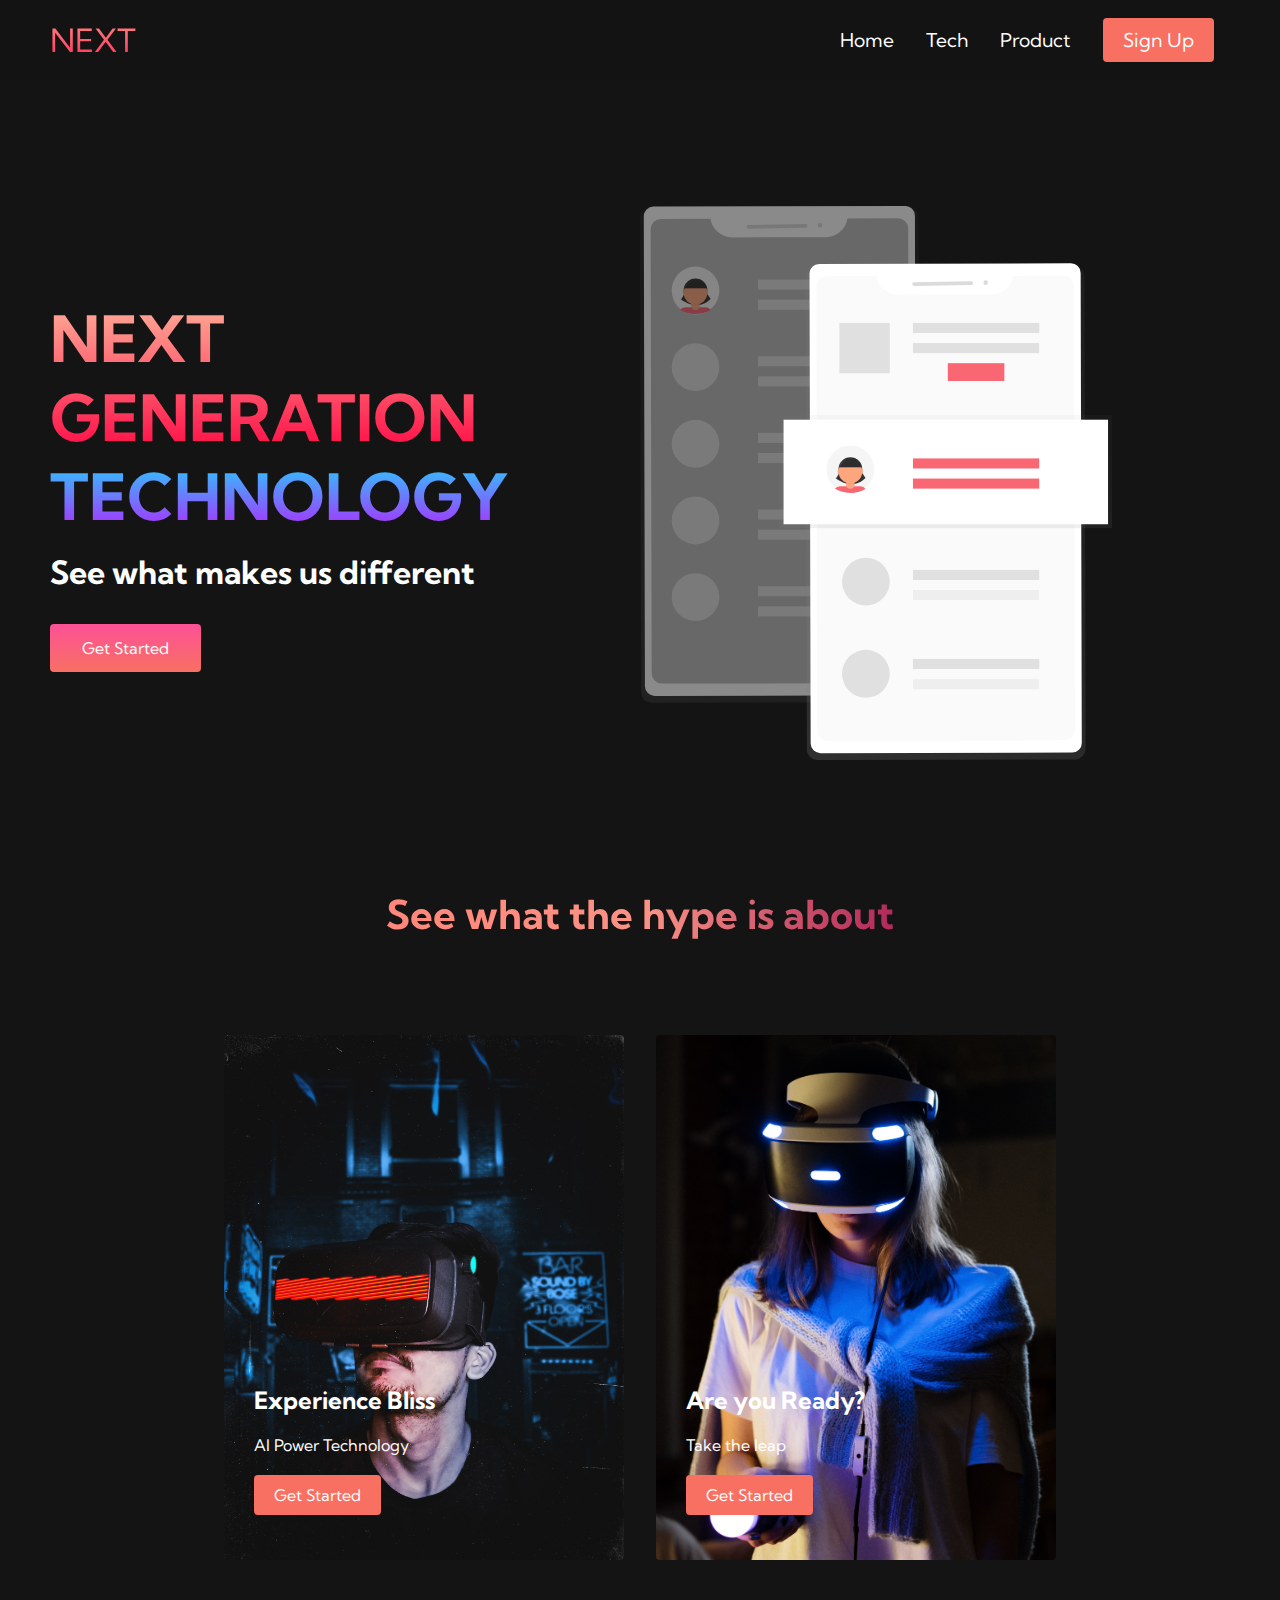
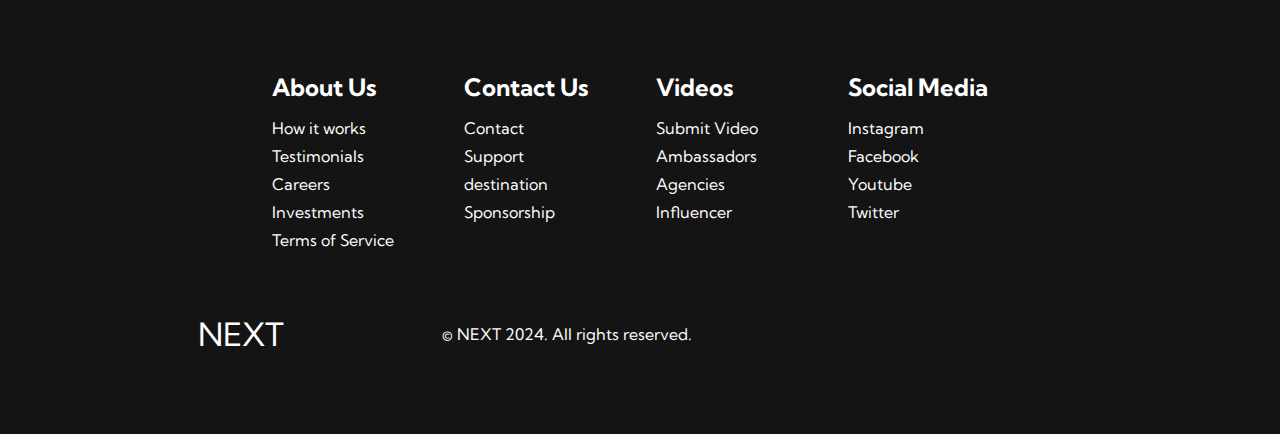
<file: index.html>
<!DOCTYPE html>
<html lang="en">
<head>
    <meta charset="UTF-8">
    <meta name="viewport" content="width=device-width, initial-scale=1.0">
    <title>Next website</title>
    <link rel="stylesheet" href="style.css">
    <link rel="stylesheet" href="https://use.fontawesome.com/releases/v5.14.0/css/all.css" integrity="sha384-HzleBuhoNPvSL5KYnjx0BT+WB0QEEqlpr0+NBkkk5gbc67FTal7XIGa2wlL0Xbgc" crossorigin="anonymous">
    <link  href="https://fonts.googleapis.com/css2?family=Kumbh+Sans:wght@400;700&display=swap" rel="stylesheet">
</head>
<body>
     
    <!--Navbar session-->
<nav class="navbar">
    <div class="navbar__container">
        <a href="/" id="navbar__logo"><i class="fas-gem"></i>  NEXT</a>
        <div class="navbar__toggle" id="mobile-menu">
            <span class="bar"></span>
            <span class="bar"></span>
            <span class="bar"></span>
        </div>
        <ul class="navbar__menu">
            <li class="navbar__item">
                <a href="index.html" class="navbar__links"> Home </a>
            </li>
            <li class="navbar__item">
                <a href="tech.html" class="navbar__links"> Tech </a>
            </li>
            <li class="navbar__item">
                <a href="/" class="navbar__links"> Product </a>
            </li>
            <li class="navbar__btn">
                <a href="/" class="button"> Sign Up </a>
            </li>
        </ul>
    </div>
</nav>
<!--navbar session ends-->


<!--Hero session starts-->

<div class="main">
    <div class="main__container">
        <div class="main__content">
            <h1>NEXT GENERATION</h1>
            <h2>TECHNOLOGY</h2>
            <p>See what makes us different</p>
            <button class="main__btn"><a href="/">Get Started</a></button>
        </div>
        <div class="main__img--container">
            <img src="images/pic1.svg" alt="pic" id="main__img">
        </div>
    </div>
</div>

<!--Hero session ends-->


<!--Services sessionstarts-->

<div class="services">
    <h1>See what the hype is about</h1>
    <div class="services__container">
        <div class="services__card">
            <h2>Experience Bliss</h2>
            <p>AI Power Technology</p>
            <button>Get Started</button>
        </div>
        <div class="services__card">
            <h2>Are you Ready?</h2>
            <p>Take the leap</p>
            <button>Get Started</button>
        </div>
    </div>
</div>

<!--Services session ends-->


<!--Footer starts here-->

<div class="footer__container">
    <div class="footer__Links">
        <div class="footer__link--wrapper">
            <div class="footer__link--items">
                <h2>About Us</h2>
                <a href="/Sign__Up">How it works</a>
                <a href="/">Testimonials</a>
                <a href="/">Careers</a>
                <a href="/">Investments</a>
                <a href="/">Terms of Service</a>
            </div>
            <div class="footer__link--items">
                <h2>Contact Us</h2>
                <a href="/">Contact</a>
                <a href="/">Support</a>
                <a href="/">destination</a>
                <a href="/">Sponsorship</a>
            </div>
        </div>
        <div class="footer__link--wrapper">
            <div class="footer__link--items">
                <h2>Videos</h2>
                <a href="/">Submit Video</a>
                <a href="/">Ambassadors</a>
                <a href="/">Agencies</a>
                <a href="/">Influencer</a>
            </div>
            <div class="footer__link--items">
                <h2>Social Media</h2>
                <a href="/">Instagram</a>
                <a href="/">Facebook</a>
                <a href="/">Youtube</a>
                <a href="/">Twitter</a>
            </div>
        </div>
    </div>

    <div class="social__media">
        <div class="social__media--wrap">
            <div class="footer__logo">
                <a href="/" id="footer__logo"><i class="fas fa-gem"></i>NEXT</a>
            </div>
            <p class="website__rights"> © NEXT 2024. All rights reserved.</p>
            <div class="social__icons">
                <a href="/" class="social__icon--link" target="_blank"><i class="fab fa-facebook"></i></a>
                <a href="/" class="social__icon--link" target="_blank"><i class="fab fa-instagram"></i></a>
                <a href="/" class="social__icon--link" target="_blank"><i class="fab fa-twitter"></i></a>
                <a href="/" class="social__icon--link" target="_blank"><i class="fab fa-linkedin"></i></a>
                <a href="/" class="social__icon--link" target="_blank"><i class="fab fa-youtube"></i></a>
            </div>
        </div>
    </div>

</div>



<!--Footer ends here-->
<script src="app.js"></script>
</body>
</html>
</file>
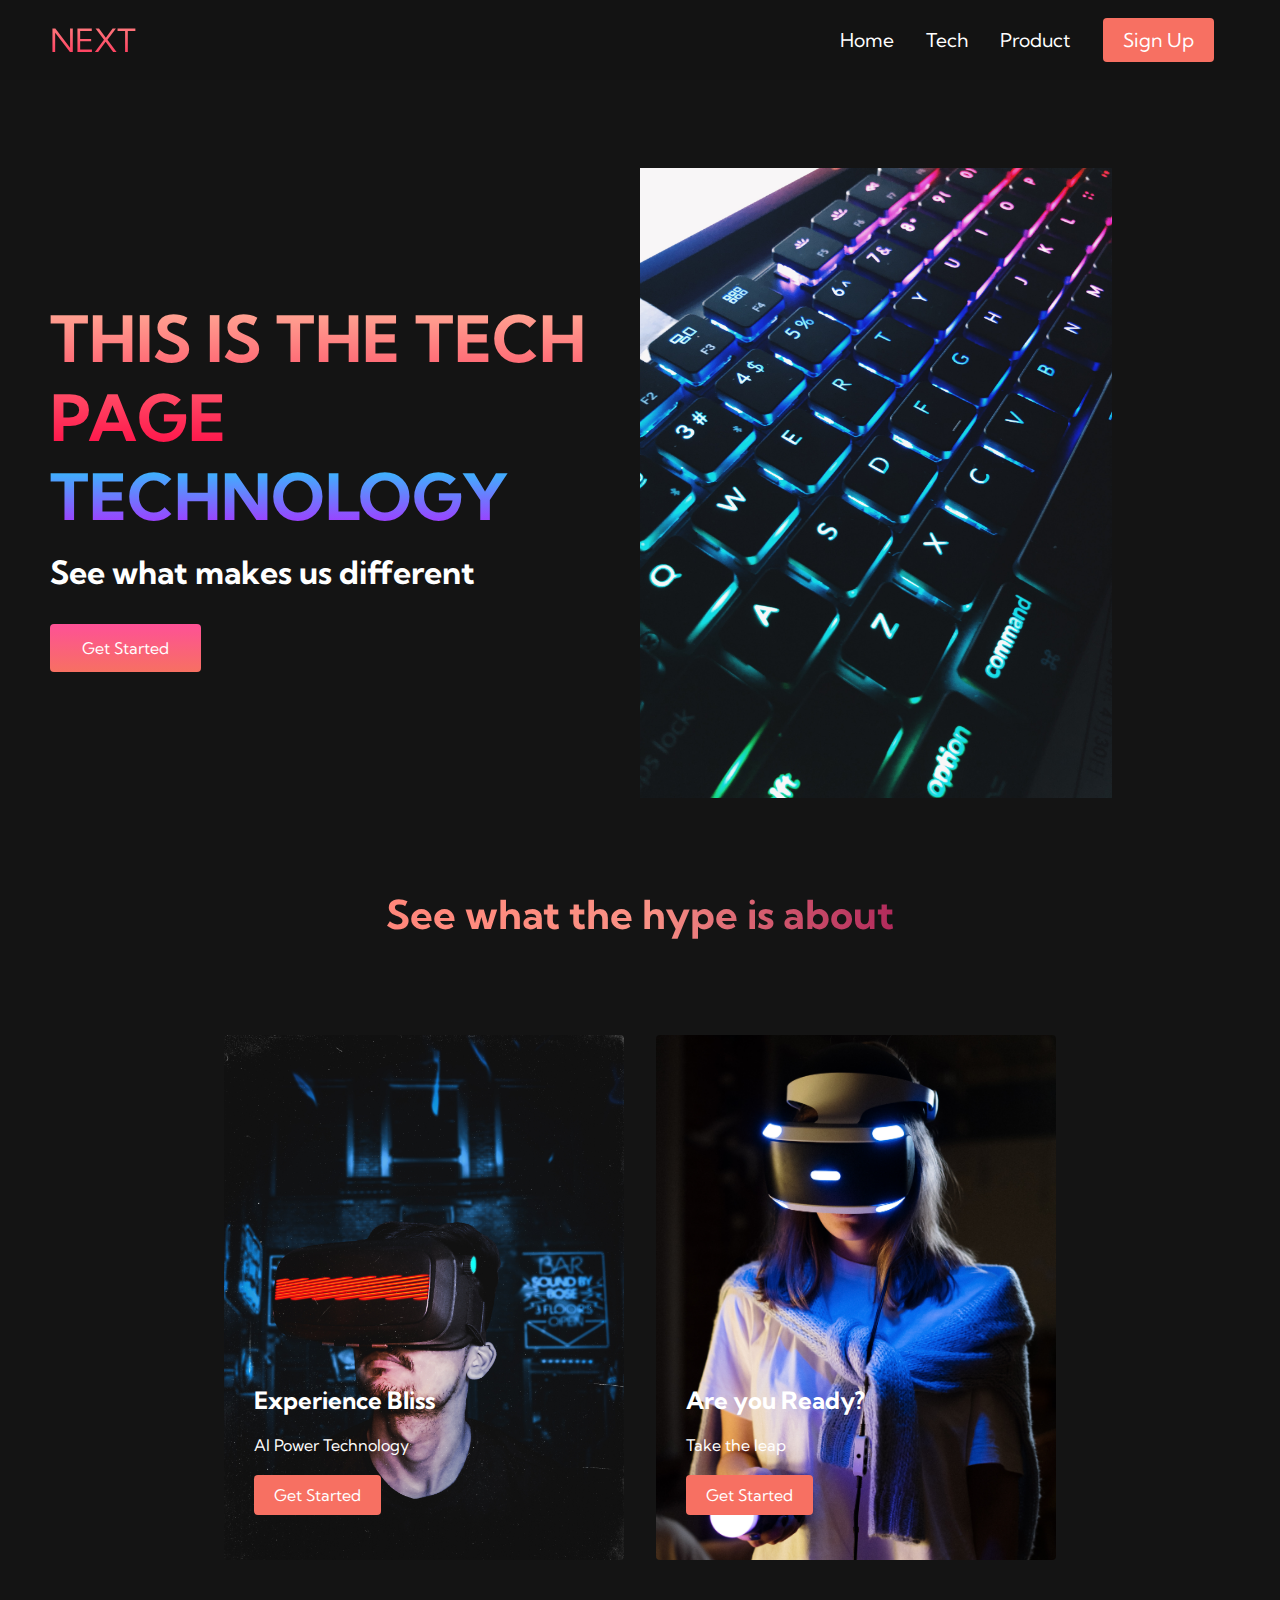
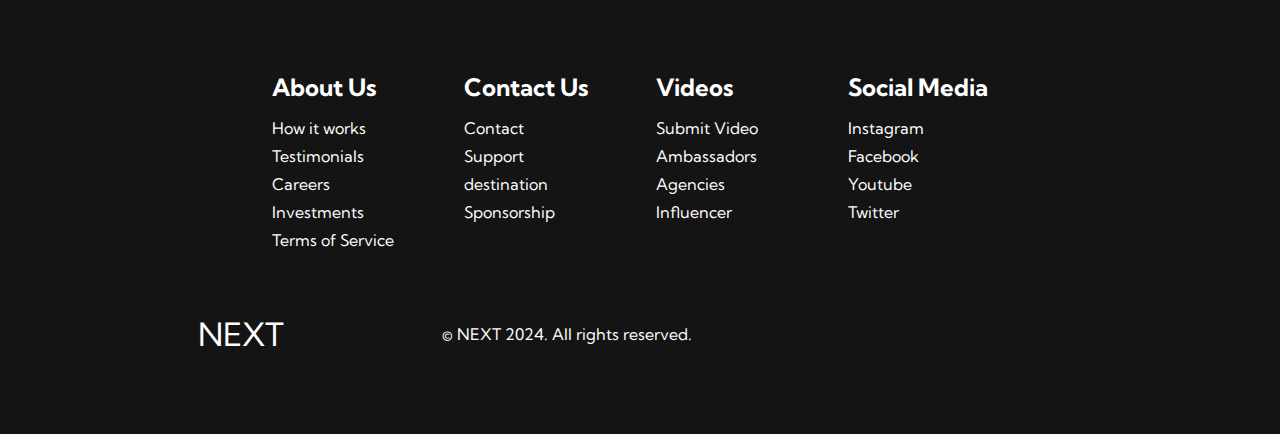
<file: tech.html>
<!DOCTYPE html>
<html lang="en">
<head>
    <meta charset="UTF-8">
    <meta name="viewport" content="width=device-width, initial-scale=1.0">
    <title>Next website</title>
    <link rel="stylesheet" href="style.css">
    <link rel="stylesheet" href="https://use.fontawesome.com/releases/v5.14.0/css/all.css" integrity="sha384-HzleBuhoNPvSL5KYnjx0BT+WB0QEEqlpr0+NBkkk5gbc67FTal7XIGa2wlL0Xbgc" crossorigin="anonymous">
    <link  href="https://fonts.googleapis.com/css2?family=Kumbh+Sans:wght@400;700&display=swap" rel="stylesheet">
</head>
<body>
     
    <!--Navbar session-->
<nav class="navbar">
    <div class="navbar__container">
        <a href="/" id="navbar__logo"><i class="fas-gem"></i>  NEXT</a>
        <div class="navbar__toggle" id="mobile-menu">
            <span class="bar"></span>
            <span class="bar"></span>
            <span class="bar"></span>
        </div>
        <ul class="navbar__menu">
            <li class="navbar__item">
                <a href="index.html" class="navbar__links"> Home </a>
            </li>
            <li class="navbar__item">
                <a href="tech.html" class="navbar__links"> Tech </a>
            </li>
            <li class="navbar__item">
                <a href="/" class="navbar__links"> Product </a>
            </li>
            <li class="navbar__btn">
                <a href="/" class="button"> Sign Up </a>
            </li>
        </ul>
    </div>
</nav>
<!--navbar session ends-->


<!--Hero session starts-->

<div class="main">
    <div class="main__container">
        <div class="main__content">
            <h1>THIS IS THE TECH PAGE</h1>
            <h2>TECHNOLOGY</h2>
            <p>See what makes us different</p>
            <button class="main__btn"><a href="/">Get Started</a></button>
        </div>
        <div class="main__img--container">
            <img src="images/pic2.jpg" alt="pic" id="main__img">
        </div>
    </div>
</div>

<!--Hero session ends-->


<!--Services sessionstarts-->

<div class="services">
    <h1>See what the hype is about</h1>
    <div class="services__container">
        <div class="services__card">
            <h2>Experience Bliss</h2>
            <p>AI Power Technology</p>
            <button>Get Started</button>
        </div>
        <div class="services__card">
            <h2>Are you Ready?</h2>
            <p>Take the leap</p>
            <button>Get Started</button>
        </div>
    </div>
</div>

<!--Services session ends-->


<!--Footer starts here-->

<div class="footer__container">
    <div class="footer__Links">
        <div class="footer__link--wrapper">
            <div class="footer__link--items">
                <h2>About Us</h2>
                <a href="/Sign__Up">How it works</a>
                <a href="/">Testimonials</a>
                <a href="/">Careers</a>
                <a href="/">Investments</a>
                <a href="/">Terms of Service</a>
            </div>
            <div class="footer__link--items">
                <h2>Contact Us</h2>
                <a href="/">Contact</a>
                <a href="/">Support</a>
                <a href="/">destination</a>
                <a href="/">Sponsorship</a>
            </div>
        </div>
        <div class="footer__link--wrapper">
            <div class="footer__link--items">
                <h2>Videos</h2>
                <a href="/">Submit Video</a>
                <a href="/">Ambassadors</a>
                <a href="/">Agencies</a>
                <a href="/">Influencer</a>
            </div>
            <div class="footer__link--items">
                <h2>Social Media</h2>
                <a href="/">Instagram</a>
                <a href="/">Facebook</a>
                <a href="/">Youtube</a>
                <a href="/">Twitter</a>
            </div>
        </div>
    </div>

    <div class="social__media">
        <div class="social__media--wrap">
            <div class="footer__logo">
                <a href="/" id="footer__logo"><i class="fas fa-gem"></i>NEXT</a>
            </div>
            <p class="website__rights"> © NEXT 2024. All rights reserved.</p>
            <div class="social__icons">
                <a href="/" class="social__icon--link" target="_blank"><i class="fab fa-facebook"></i></a>
                <a href="/" class="social__icon--link" target="_blank"><i class="fab fa-instagram"></i></a>
                <a href="/" class="social__icon--link" target="_blank"><i class="fab fa-twitter"></i></a>
                <a href="/" class="social__icon--link" target="_blank"><i class="fab fa-linkedin"></i></a>
                <a href="/" class="social__icon--link" target="_blank"><i class="fab fa-youtube"></i></a>
            </div>
        </div>
    </div>

</div>



<!--Footer ends here-->
<script src="app.js"></script>
</body>
</html>
</file>
<file: style.css>
*{
    box-sizing: border-box;
    margin: 0;
    padding: 0;
    font-family: 'Kumbh Sans', sans-serif;
}

.navbar{
    background: #131313;
    height: 80px;
    display: flex;
    justify-content: center;
    align-items: center;
    font-size: 1.2rem;
    position: sticky;
    top: 0;
    z-index: 999;
}

.navbar__container{
    display: flex;
    justify-content: space-between;
    height: 80px;
    z-index: 1;
    width: 100%;
    max-width: 1300px;
    margin: 0 auto;
    padding: 0 50px;
}

#navbar__logo {
    background: #ff8177;
    background-image: linear-gradient(to top, #ff0844 0%, #ffb199 100%);
    background-size: 100%;
    -webkit-background-clip: text;
    -moz-background-clip: text;
    -webkit-text-fill-color: transparent;
    -moz-text-fill-color: transparent;
    display: flex;
    align-items: center;
    cursor: pointer;
    text-decoration: none;
    font-size: 2rem;
}

.fa-gem {
    margin-right: 0.5rem;
}

.navbar__menu {
    display: flex;
    align-items: center;
    list-style: none;
    text-align: center;
}

.navbar__item {
    height: 80px;
}

.navbar__links {
    color: #fff;
    display: flex;
    align-items: center;
    justify-content: center;
    text-decoration: none;
    padding: 0 1rem;
    height: 100%;
}

.navbar__btn {
    display: flex;
    justify-content: center;
    align-items: center;
    padding: 0 1rem;
    width: 100%;
}

.button {
    display: flex;
    justify-content: center;
    align-items: center;
    text-decoration: none;
    padding: 10px 20px;
    height: 100%;
    width: 100%;
    border: none;
    outline: none;
    border-radius: 4px;
    background: #f77062;
    color: #fff;
}

.button:hover {
    background: #4837ff;
    transition: all 0.3s ease;
}

.navbar__links:hover {
    color: #f77062;
    transition: all 0.3s ease;
}

@media screen and (max-width: 960px) {
    .navbar__container {
        display: flex;
        justify-content: space-between;
        height: 80px;
        z-index: 1;
        width: 100%;
        max-width: 1300px;
        padding: 0;
    }

    .navbar__menu {
        display: grid;
        grid-template-columns: auto;
        margin: 0;
        width: 100%;
        position: absolute;
        top: -1000px;
        opacity: 0;
        transition: all 0.5s ease;
        height: 50vh;
        z-index: -1;
        background: #131313;
    }

    .navbar__menu.active {
        background: #131313;
        top: 100%;
        opacity: 1;
        transition: all 0.5s ease;
        z-index: 99;
        height: 50vh;
        font-size: 1.6rem;
    }

    #navbar__logo {
        padding-left: 25px;
    }

    .navbar__toggle .bar {
        width: 25px;
        height: 3px;
        margin: 5px auto;
        transition: all 0.3s ease-in-out;
        background: #fff;
    }

    .navbar__item {
        width: 100%;
    }

    .navbar__links {
        text-align: center;
        padding: 2rem;
        width: 100%;
        display: table;
    }

    #mobile-menu {
        position: absolute;
        top: 20%;
        right: 5%;
        transform: translate(5%, 20%);
    }

    .navbar__btn {
       padding-bottom: 2rem; 
    }

    .button {
        display: flex;
        justify-content: center;
        align-items: center;
        width: 80%;
        height: 80px;
        margin: 0;
    }

    .navbar__toggle .bar {
        display: block;
        cursor: pointer;
    }

    #mobile-menu.is-active .bar:nth-child(2) {
        opacity: 0;
    }

    #mobile-menu.is-active .bar:nth-child(1) {
        transform: translateY(8px) rotate(45deg);
    }

    #mobile-menu.is-active .bar:nth-child(3) {
        transform: translateY(-8px) rotate(-45deg);
    }
}


/*Hero starts here*/

.main {
    background-color: #141414;
}

.main__container {
    display: grid;
    grid-template-columns: 1fr 1fr;
    align-items: center;
    justify-content: center;
    margin: 0 auto;
    height: 90vh;
    background-color: #141414;
    z-index: 1;
    width: 100%;
    max-width: 1300px;
    padding: 0 50px;
}

.main__content h1 {
    font-size: 4rem;
    background-color: #ff8177;
    background-image: linear-gradient(to top, #ff0844 0%, #ffb199 100%);
    background-size: 100%;
    -webkit-background-clip: text;
    -moz-background-clip: text;
    -webkit-text-fill-color: transparent;
    -moz-text-fill-color: transparent;
}

.main__content h2 {
    font-size: 4rem;
    background-color: #ff8177;
    background-image: linear-gradient(to top, #b721ff 0%, #21d4fd 100%);
    background-size: 100%;
    -webkit-background-clip: text;
    -moz-background-clip: text;
    -webkit-text-fill-color: transparent;
    -moz-text-fill-color: transparent;
}

.main__content p {
    margin-top: 1rem;
    font-size: 2rem;
    font-weight: 700;
    color: #fff;
}

.main__btn {
    font-size: 1rem;
    background-image: linear-gradient(to top, #f77062 0%, #fe5196 100%);
    padding: 14px 32px;
    border: none;
    border-radius: 4px;
    color: #fff;
    margin-top: 2rem;
    cursor: pointer;
    position: relative;
    transition: all 0.35s;
    outline: none;
}


.main__btn a {
    position: relative;
    z-index: 2;
    color: #fff;
    text-decoration: none;
}

.main__btn:after  {
    position: absolute;
    content: '';
    top: 0;
    left: 0;
    width: 0;
    height: 100%;
    background: #4837ff;
    transition: all 0.35s;
    border-radius: 4px;
}

.main__btn:hover {
    color: #fff;
}

.main__btn:hover:after {
    width: 100%;
}

.main__img--container {
    align-items: center;
}

#main__img {
    height: 80%;
    width: 80%;
}
/*Hero ends here*/


/*Mobole responsive starts*/

@media screen and (max-width: 768px) {
    .main__container {
        display: grid;
        grid-template-columns: auto;
        align-items: center;
        justify-self: center;
        width: 100%;
        margin: 0 auto;
        height: 90vh;
    }

    .main__content {
        text-align: center;
        margin-bottom: 4rem;
    }

    .main__content h1 {
        font-size: 2.5rem;
        margin-top: 2rem;
    } 

    .main__content h2 {
        font-size: 3rem;
    }

    .main__content p {
        margin-top: 1rem;
        font-size: 1.5rem;
    }
}


@media screen and (max-width: 480px) {
    .main__content h1 {
        font-size: 2rem;
        margin-top: 3rem;
    } 

    .main__content h2 {
        font-size: 2rem;
    }

    .main__content p {
        margin-top: 2rem;
        font-size: 1.5rem;
    }

    .main__btn {
        padding: 12px 36px;
        margin: 2.5rem 0;
    }
}

/*Mobole responsive ends*/

/*Services starts */

.services {
    background-color: #141414;
    display: flex;
    flex-direction: column;
    align-items: center;
    height: 60%; /* was touched by me*/
}

.services h1 {
    background-color: #ff8177;
    background-image: linear-gradient(to right, #ff8177 0%, 
    #ff867a 0%, #ff8c7f 21%, #f99185 52%, #cf556c 78%, #b12a5b 100%);
    background-size: 100%;
    margin-bottom: 5rem;
    font-size: 2.5rem;
    -webkit-background-clip: text;
    -moz-background-clip: text;
    -webkit-text-fill-color: transparent;
    -moz-text-fill-color: transparent;
}


.services__container {
    display: flex;
    justify-content: center;
    flex-wrap: wrap;
}

.services__card {
    margin: 1rem;
    height: 525px; 
    width: 400px;
    border-radius: 4px;
    background-image: linear-gradient(to bottom, rgba(0,0,0,0,) 0%, rgba(17,17,17,0.6) 100%);
    background-image:url('images/pic3.jpg');
    background-size: cover;
    position: relative;
    color: #fff;
}

.services__card:nth-child(2) {
    background-image: linear-gradient(to bottom, rgba(0,0,0,0,) 0%, rgba(17,17,17,0.6) 100%);
    background-image: url('images/pic4.jpg');
}

.services h2 {
    position: absolute;
    top: 350px;
    left: 30px;
}
.services__card p {
    position: absolute;
    top: 400px;
    left: 30px;
}

.services__card button {
    color: #fff;
    padding: 10px 20px;
    border: none;
    outline: none;
    border-radius: 4px;
    background: #f77062;
    position: absolute;
    top: 440px;
    left: 30px;
    font-size: 1rem;
    cursor: pointer;
}

.services__card:hover {
    transform: scale(1.075);
    transition: 0.2s ease-in;
    cursor: pointer;
}

@media screen and (max-width: 960px) {
    .services {
        height: 1600px;
    }

    .services h1 {
        font-size: 2rem;
        margin-top: 12rem;
    }
}


@media screen and (max-width: 480px) {
    .services {
        height: 1400px;
    }

    .services h1 {
        font-size: 1.2rem;
    }

    .services__card {
        width: 300px;
    }
}
/*Services endss */

/*footer starts*/

.footer__container {
    background-color: #141414;
    padding: 5rem 0;
    display: flex;
    flex-direction: column;
    justify-content: center;
    align-items: center;
}

#footer__logo {
    color: #fff;
    display: flex;
    align-items: center;
    cursor: pointer;
    text-decoration: none;
    font-size: 2rem;
}

.footer__Links {
    width: 100%;
    max-width: 1000px;
    display: flex;
    justify-content: center;
}

.footer__link--wrapper {
    display: flex;
}

.footer__link--items {
    display: flex;
    flex-direction: column;
    align-items: flex-start;
    margin: 16px;
    text-align: left;
    width: 160px;
    box-sizing: border-box;
}

.footer__link--items h2 {
    margin-bottom: 16px;
}

.footer__link--items > h2 {
    color: #fff;
}

.footer__link--items a {
    color: #fff;
    text-decoration: none;
    margin-bottom: 0.5rem;
}

.footer__link--items a:hover {
    color: #e9e9e9;
    transition: 0.3s ease-out;
}
/*footer ends*/

/*Social Icons starts*/

.social__icon--link {
    color: #fff;
    font-size: 24px;
}

.social__media {
    max-width: 1000px;
    width: 100%;
}

.social__media--wrap {
    display: flex;
    justify-content: space-between;
    align-items: center;
    width: 90%;
    max-width: 1000px;
    margin: 40px auto 0 auto;
}


.social__icons {
    display: flex;
    justify-content: space-between;
    align-items: center;
    width: 240px;
}

.social__logo {
    color: #fff;
    justify-self: flex-start;
    margin-left: 20px;
    cursor: pointer;
    text-decoration: none;
    font-size: 2rem;
    display: flex;
    align-items: center;
    margin-bottom: 16px;
}

.website__rights {
    color: #fff;
}

@media screen and (max-width: 820px) {
    .footer__Links {
        padding-top: 2rem;
    }

    #footer__logo {
        margin-bottom: 2rem;
    }

    .website__rights {
        margin-bottom: 2rem;
    }

    .footer__link--wrapper {
        flex-direction: column;
    }

    .social__media--wrap {
        flex-direction: column;
    }
}

@media screen and (max-width: 480px) {
    .footer__link--items {
        margin: 0;
        padding: 10px;
        width: 100%;
    }
}

/*Social Icons ends*/
</file>
